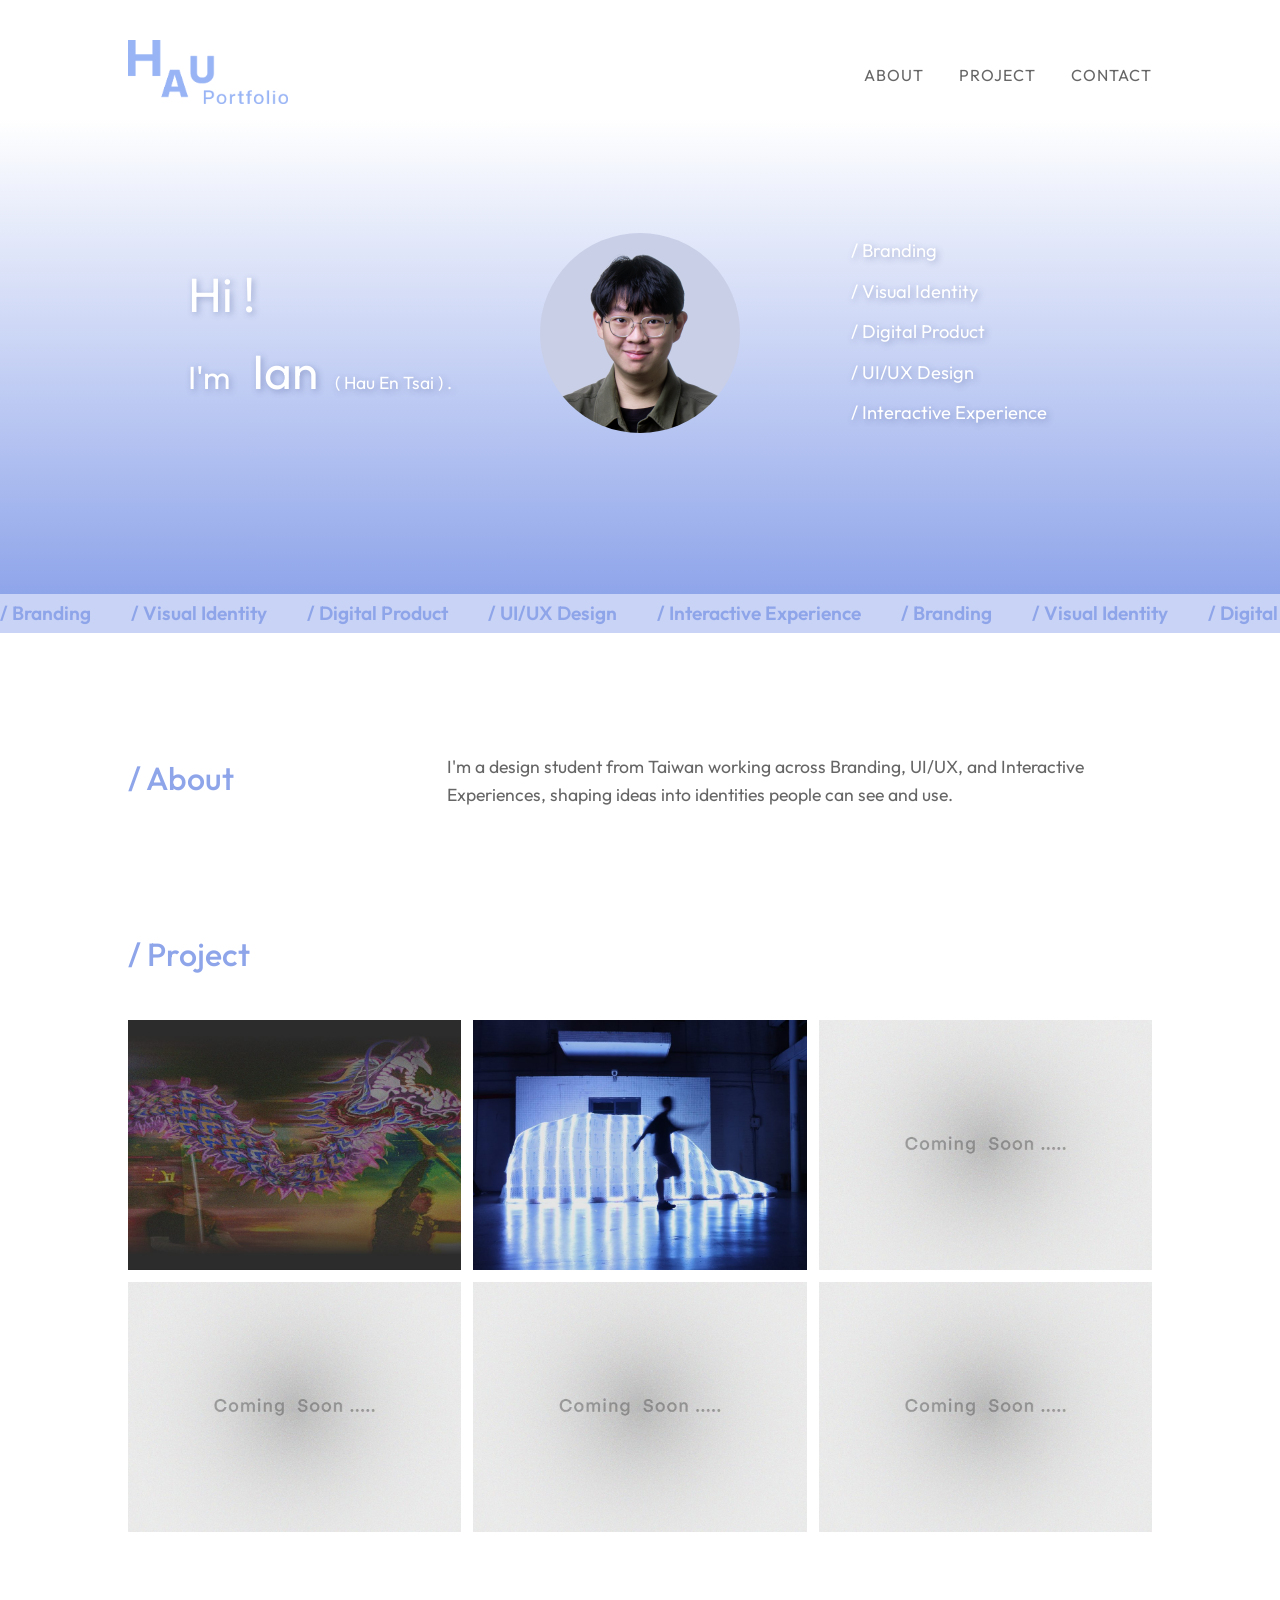
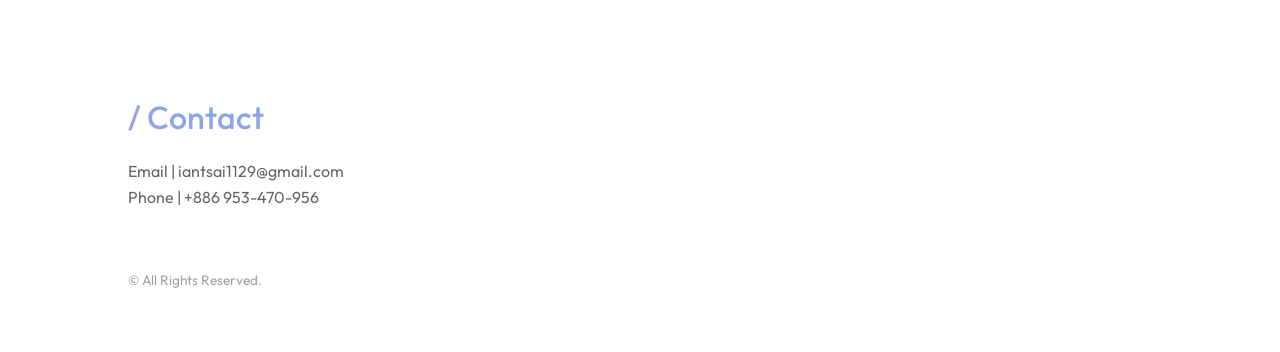
<file: index.html>
<!doctype html>
<html>

<head><!--設定頁面基本資訊+外部連結-->
<meta charset="utf-8">
<meta name="viewport" content=" width=device-width, initial-scale=1.0 ">
<title>HAU's Portfolio</title>
<link href="css/midterm.css" rel="stylesheet" type="text/css">
</head>

<body><!--瀏覽器看得見的內容-->

<!-- 漸層背景 -->
<div class="top">

    <!--header-->
    <header>
        <div class="menu">
            <!--logo-->
            <div class="logo">
                <a href="index.html">
                <img src="images/logo.png">
                </a>
            </div>
            <!--nav-->
            <nav>
                <a href="#about">ABOUT</a>
                <a href="#project">PROJECT</a>
                <a href="#contact">CONTACT</a>
            </nav>
        </div>
    </header>

    <!--hero-->
    <div class="hero">
        <!--左：文字-->
        <div class="hero-text">
            <p>Hi !</p>
            <h1>I'm <span class="name">Ian</span> <span class="fullname">( Hau En Tsai ) .</span></h1>
        </div>
        <!--中：大頭照-->
        <div class="hero-photo">
            <img src="images/profile.png">
        </div>
        <!--右：作品類別-->
        <div class="hero-tags">
            <p>/ Branding</p>
            <p>/ Visual Identity</p>
            <p>/ Digital Product</p>
            <p>/ UI/UX Design</p>
            <p>/ Interactive Experience</p>
        </div>
    </div>

</div>

<!--marquee-->
<div class="marquee">
    <div class="marquee-track">
        <div class="marquee-content">
            <span>/ Branding</span>
            <span>/ Visual Identity</span>
            <span>/ Digital Product</span>
            <span>/ UI/UX Design</span>
            <span>/ Interactive Experience</span>
            <span>/ Branding</span>
            <span>/ Visual Identity</span>
            <span>/ Digital Product</span>
            <span>/ UI/UX Design</span>
            <span>/ Interactive Experience</span>
        </div>
        <div class="marquee-content" aria-hidden="true">
            <span>/ Branding</span>
            <span>/ Visual Identity</span>
            <span>/ Digital Product</span>
            <span>/ UI/UX Design</span>
            <span>/ Interactive Experience</span>
            <span>/ Branding</span>
            <span>/ Visual Identity</span>
            <span>/ Digital Product</span>
            <span>/ UI/UX Design</span>
            <span>/ Interactive Experience</span>
        </div>
    </div>
</div>

<!--about section-->
<section id="about" class="about">
    <!--手機版才顯示大頭照-->
    <img class="about-photo" src="images/profile.png">
    <h2>/ About</h2>
    <p>I'm a design student from Taiwan working across Branding, UI/UX, and Interactive Experiences, shaping ideas into identities people can see and use.</p>
</section>

<!--project section-->
<section id="project">
    <h2>/ Project</h2>

    <!--card-->
    <div class="card">
        <a href="work1.html">
        <img src="images/work1-cover.jpg">
        <div class="card-text">
            <h3><img src="images/work1-title.png" alt="Feel the Bong"></h3>
            <p>/ Branding ． / Visual Identity</p>
        </div>
        </a>
    </div>



    <div class="card">
        <a href="#">
        <img src="images/work2-cover.jpg">
        <div class="card-text">
            <h3><img src="images/work2-title.png" alt="Muu"></h3>
            <p>/ Coming soon</p>
        </div>
        </a>
    </div>

    <div class="card">
        <a href="#">
        <img src="images/work-placeholder.jpg">
        <div class="card-text">
            <h3>Project 03</h3>
            <p>/ Coming soon</p>
        </div>
        </a>
    </div>

    <div class="card">
        <a href="#">
        <img src="images/work-placeholder.jpg">
        <div class="card-text">
            <h3>Project 04</h3>
            <p>/ Coming soon</p>
        </div>
        </a>
    </div>

    <div class="card">
        <a href="#">
        <img src="images/work-placeholder.jpg">
        <div class="card-text">
            <h3>Project 05</h3>
            <p>/ Coming soon</p>
        </div>
        </a>
    </div>

    <div class="card">
        <a href="#">
        <img src="images/work-placeholder.jpg">
        <div class="card-text">
            <h3>Project 06</h3>
            <p>/ Coming soon</p>
        </div>
        </a>
    </div>
</section>

<!--footer-->
<footer id="contact">
    <h2>/ Contact</h2>
    <p>Email | iantsai1129@gmail.com </p>
    <p>Phone | +886 953-470-956 </p>
    
    
    <p class="copyright">&copy; All Rights Reserved.</p>
</footer>

</body>
</html>
</file>
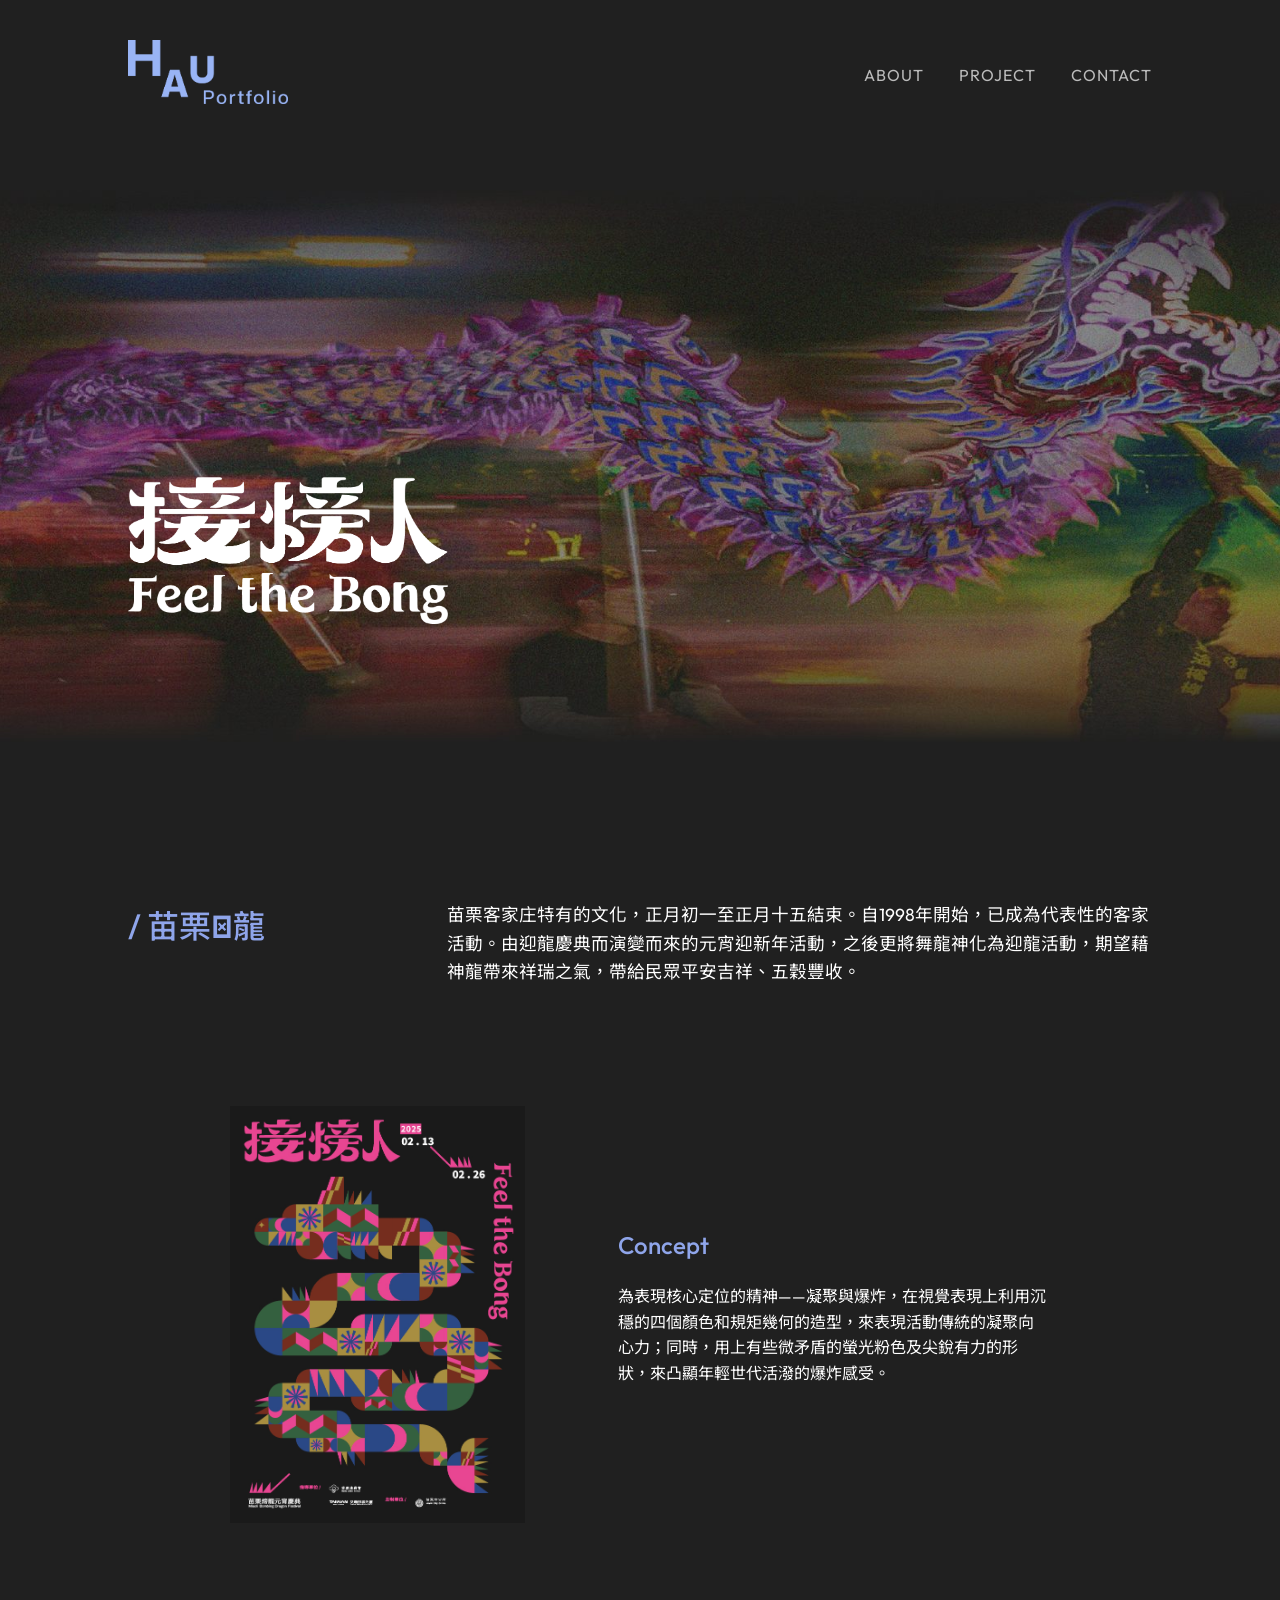
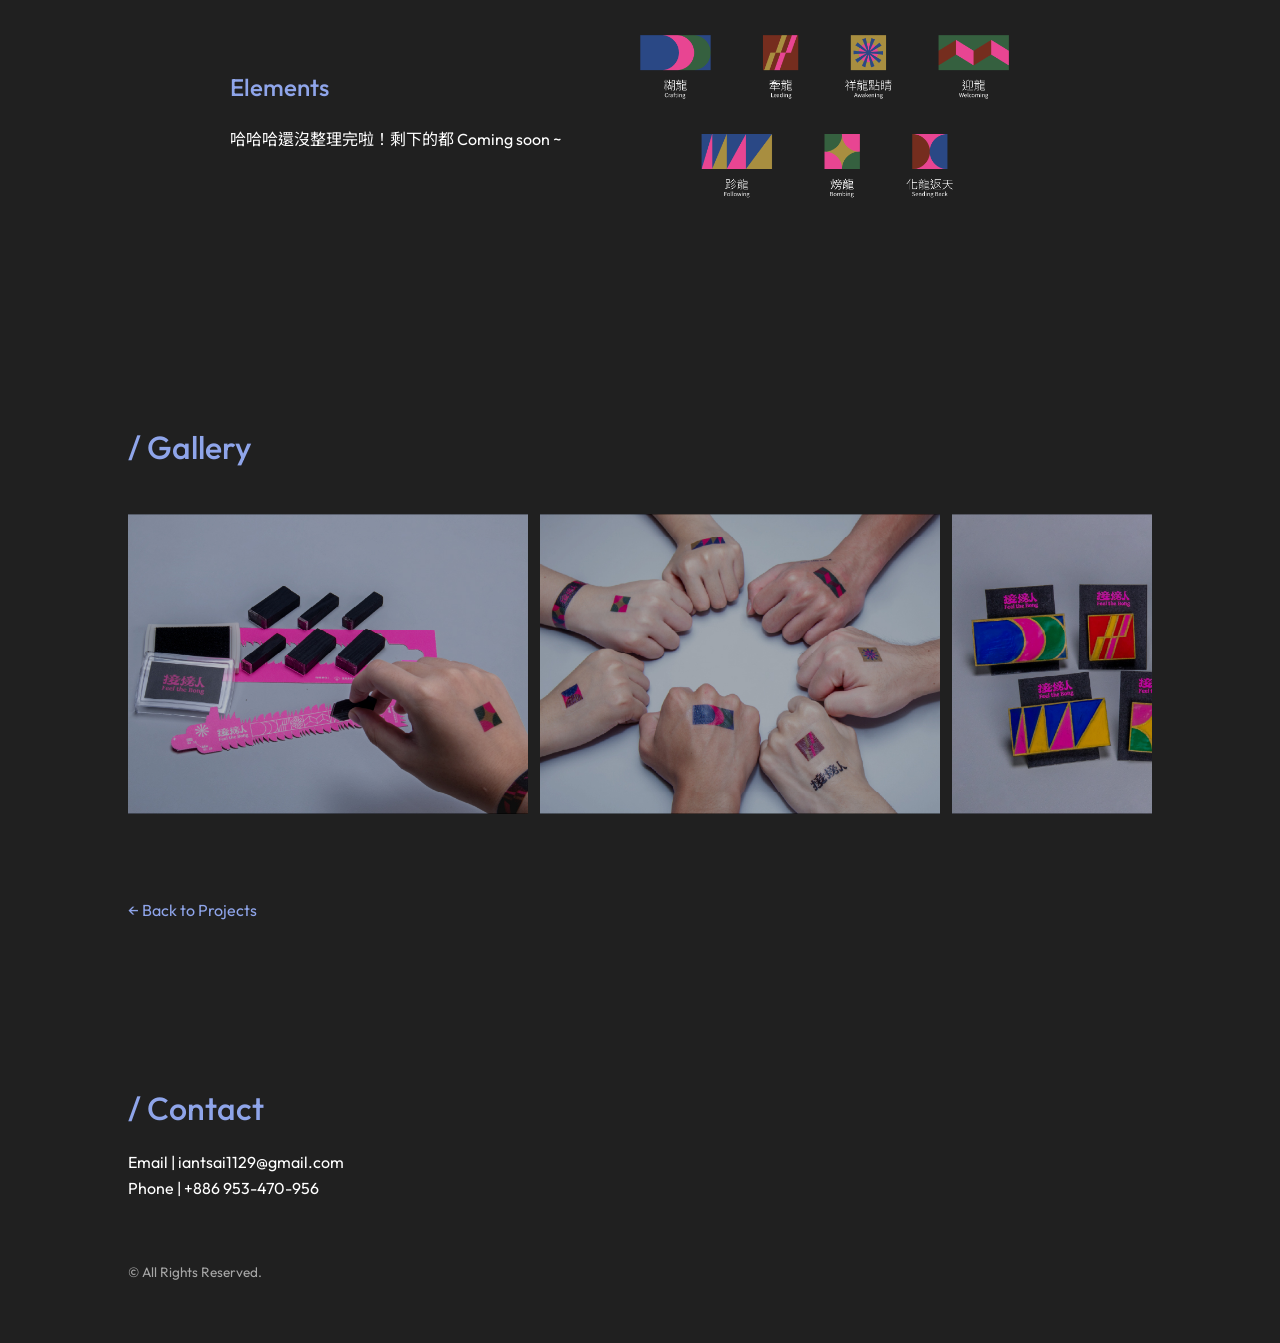
<file: work1.html>
<!doctype html>
<html>

<head><!--設定頁面基本資訊+外部連結-->
<meta charset="utf-8">
<meta name="viewport" content=" width=device-width, initial-scale=1.0 ">
<title>Feel the Bong | HAU's Portfolio</title>
<link href="css/midterm.css" rel="stylesheet" type="text/css">
</head>

<!-- class -->
<body class="work-page">

<!--header-->
<header>
    <div class="menu">
        <!--logo-->
        <div class="logo">
            <a href="index.html">
            <img src="images/logo.png">
            </a>
        </div>
        <!--nav-->
        <nav>
            <a href="index.html#about">ABOUT</a>
            <a href="index.html#project">PROJECT</a>
            <a href="#contact">CONTACT</a>
        </nav>
    </div>
</header>

<!--hero-->
<div class="work-hero">
    <img src="images/work1-hero.jpg">
    <h1><img src="images/work1-title.png" alt="Feel the Bong"></h1>

</div>

<!--about-->
<section class="about">
    <h2>/ 苗栗𪹚龍</h2>
    <p>苗栗客家庄特有的文化，正月初一至正月十五結束。自1998年開始，已成為代表性的客家活動。由迎龍慶典而演變而來的元宵迎新年活動，之後更將舞龍神化為迎龍活動，期望藉神龍帶來祥瑞之氣，帶給民眾平安吉祥、五穀豐收。</p>
</section>

<!--description section：圖文交錯（ex3 的 article）-->
<section>

    <!--article 1-->
    <article>
        <div class="a_left">
            <img src="images/work1-poster.jpg">
        </div>
        <div class="a_right">
            <h3>Concept</h3>
            <p>為表現核心定位的精神——凝聚與爆炸，在視覺表現上利用沉穩的四個顏色和規矩幾何的造型，來表現活動傳統的凝聚向心力；同時，用上有些微矛盾的螢光粉色及尖銳有力的形狀，來凸顯年輕世代活潑的爆炸感受。</p>
        </div>
    </article>

    <!--article 2-->
    <article>
        <div class="a_left">
            <img src="images/work1-elements.png">
        </div>
        <div class="a_right">
            <h3>Elements</h3>
            <p>哈哈哈還沒整理完啦！剩下的都 Coming soon ~</p>
        </div>
    </article>

</section>

<!--gallery-->
<section>
    <h2>/ Gallery</h2>

    <!--一長串照片，可以左右滑動-->
    <div class="gallery">
        <div class="photo"><img src="images/work1-photo1.jpg" alt="周邊商品照片 1"></div>
        <div class="photo"><img src="images/work1-photo2.jpg" alt="周邊商品照片 2"></div>
        <div class="photo"><img src="images/work1-photo3.jpg" alt="周邊商品照片 3"></div>
        <div class="photo"><img src="images/work1-photo4.jpg" alt="周邊商品照片 4"></div>
        <div class="photo"><img src="images/work1-photo5.jpg" alt="周邊商品照片 5"></div>
        <div class="photo"><img src="images/work1-photo6.jpg" alt="周邊商品照片 6"></div>
        <div class="photo"><img src="images/work1-photo7.jpg" alt="周邊商品照片 7"></div>
        <div class="photo"><img src="images/work1-photo8.jpg" alt="周邊商品照片 8"></div>
    </div>

    <a class="back" href="index.html#project">← Back to Projects</a>
</section>

<!--footer-->
<footer id="contact">
    <h2>/ Contact</h2>
    <p>Email | iantsai1129@gmail.com </p>
    <p>Phone | +886 953-470-956 </p>

    <p class="copyright">&copy; All Rights Reserved.</p>
</footer>

</body>
</html>
</file>
<file: css/midterm.css>
@import url('https://fonts.googleapis.com/css2?family=Outfit:wght@300;400;500;600&family=Noto+Sans+TC:wght@300;400;500;700&display=swap');


body{
    padding: 0;
    margin: 0;
    font-size: 1rem;
    line-height: 1.6;
    color: #666666;
    background: #ffffff;
    font-family: "Outfit", "Noto Sans TC", sans-serif;
}

.work-page{
    background: #202020;
    color: #ffffff;     
}

h1, h2, h3{
    font-weight: 500;
    margin: 0;
}

h2{
    color: #8fa5ea;
    font-size: 2rem;
}

p{
    margin: 0;
}

a{
    text-decoration: none;
    color: #666666;          
    display: inline-block;
}

.work-page nav a{
    color: #bbbbbb;      
}

/* 圖片寬度不會超出容器 */
img{
    max-width: 100%;
}


/*header*/
.menu{
    width: 80%;
    margin: auto;
    padding: 40px 0;
    display: flex;
    align-items: center;     /* logo 和 nav 垂直置中對齊 */
}

/*logo*/
.logo{
    flex: 0 0 160px;
}

.logo img{
    width: 100%;
    display: block;
}

/*nav*/
nav{
    flex: 1;
    text-align: right;
}

nav a{
    margin-left: 32px;
    letter-spacing: 1px;
    transition: color 0.3s;
}

nav a:hover{
    color: #8fa5ea;
}


/*漸層背景：從深灰漸變到藍紫*/
.top{
    background: linear-gradient(to bottom, #ffffff 20%, #8fa5ea 100%);
}


/*hero：三欄*/
.hero{
    width: 80%;
    margin: auto;
    padding: 80px 0 160px;
    display: flex;
    align-items: center;
}

.hero-text,
.hero-photo,
.hero-tags{
    flex: 1;                  /* 三欄平分 */
    color: #ffffff;
    text-shadow: 2px 2px 6px #46599268;
}

.hero-text{
    padding-left: 60px;     /* ← 往右移 */
}

.hero-tags{
    padding-left: 10px;     /* ← 往右移 */
}

.hero-text p{
    font-size: 3rem;
}

.hero-text h1{
    font-size: 2rem;
    font-weight: 400;
}

.hero-text .name{
    padding-left: 15px;
    font-size: 3rem;
}

.hero-text .fullname{
    padding-left: 10px;
    font-size: 1.1rem;
}

.hero-photo img{
    display: block;
    width: 200px;
    height: 200px;
    object-fit: cover;
    border-radius: 50%;
    margin: auto;
}

.hero-tags{
    padding-left: 60px;
    font-size: 1.15rem;
    line-height: 2.2;
}


/*marquee*/
.marquee{
    overflow: hidden;      
    background: #c9d3f5;
    color: #8fa5ea;
    font-weight: 600;
    font-size: 1.2rem;
    padding: 4px 0;
}

.marquee-track{
    display: flex;
    width: max-content;  
    animation: marquee 25s linear infinite;
}

.marquee-content{
    flex-shrink: 0;
    display: flex;
}

.marquee-content span{
    padding-right: 40px;
    white-space: nowrap;      /* 不換行 */
}


@keyframes marquee{
    from { transform: translateX(0); }
    to   { transform: translateX(-50%); }
}


/*section*/
section{
    width: 80%;
    margin: auto;
    margin-top: 120px;
    display: flex;
    flex-wrap: wrap;
    gap: 12px;
}

section h2{
    flex: 0 0 100%;    
    margin-bottom: 28px;
}


/*about*/
.about{
    flex-wrap: nowrap;
}

.about h2{
    flex: 0 0 30%;
    margin-bottom: 0;
}

.about p{
    flex: 1;
    font-size: 1.1rem;
}

/* 手機版才出現的大頭照，電腦版先藏起來 */
.about-photo{
    display: none;
}


/*card*/
.card{
    flex: 0 0 calc((100% - 12px * 2) / 3);   /* 扣掉 2 個間距再分 3 份 */
    position: relative;  
    overflow: hidden;
}

.card a{
    display: block;
}

/* a > img：只選 a 底下「直接的」img，也就是封面；標準字在 .card-text 裡，不會被選到 */
.card a > img{
    display: block;
    width: 100%;
    height: 250px;            /* 封面（縮圖框）的高度 */
    object-fit: cover;
    transition: transform 0.5s;
}

/* 作品名稱 */
.card-text{
    position: absolute;
    left: 0;
    bottom: 0;
    width: 100%;
    box-sizing: border-box;
    padding: 20px;
    background: linear-gradient(to top, rgba(0, 0, 0, 0.8), rgba(0, 0, 0, 0));
    opacity: 0;
    transition: opacity 0.4s;
}

.card-text h3{
    color: #ffffff;
    height: 50px;             /* 每張卡片的標題框一樣高 */
    display: flex;
    align-items: center;      /* 標準字在框裡垂直置中 */
    margin-bottom: 8px;
}

.card-text p{
    font-size: 0.85rem;
    color: #c9d3f5;
}


/* 卡片上的標準字 */
.card-text h3 img{
    display: block;
    width: 35%;               /* 標準字的大小 */
}

.card:hover a > img{
    transform: scale(1.05);   /* 圖片微微放大 */
}

.card:hover .card-text{
    opacity: 1;
}


/*footer*/
footer{
    width: 80%;
    margin: auto;
    margin-top: 160px;
    padding-bottom: 60px;
}

footer h2{
    margin-bottom: 16px;
}

.copyright{
    margin-top: 60px;
    font-size: 0.85rem;
    opacity: 0.6;
}


/* ===== 內頁 work1.html ===== */

/*work-hero*/
.work-hero{
    position: relative;
    width: 100%;
    height: 70vh;
    color: #ffffff;
}

/* > img：只選 work-hero「直接的」img，也就是背景大圖；標準字在 h1 裡，不會被選到 */
.work-hero > img{
    display: block;
    width: 100%;
    height: 100%;
    object-fit: cover;
}


.work-hero h1{
    position: absolute;
    bottom: 25%;
    left: 10%;
    width: 25%;               /* 標準字的寬度 */
}

.work-hero h1 img{
    display: block;
    width: 100%;
}



/*article*/
article{
    flex: 0 0 100%;
    display: flex;
    align-items: center;
    gap: 60px;
    margin-bottom: 100px;
    padding: 0 10%;           /* 左右各留 10% 的空白 */
    box-sizing: border-box;   
}

/* 偶數個 article 左右對調 */
article:nth-of-type(2n){
    flex-direction: row-reverse;
}

.a_left{
    flex: 0 0 40%;
}

.a_left img{
    display: block;
    width: 90%;
}

/* 只有第二個 article：圖片欄位加寬 */
article:nth-of-type(2) .a_left{
    flex: 0 0 50%;            /* 其他是 40% */
}


.a_right{
    flex: 1;
}

.a_right h3{
    font-size: 1.5rem;
    margin-bottom: 20px;
    color: #8fa5ea;
}

.a_right p{
    margin-bottom: 16px;
}

/*gallery：可以左右滑動的照片列*/
.gallery{
    flex: 0 0 100%;           /* 自己佔一整行 */
    display: flex;            /* 照片橫排（預設不換行） */
    gap: 12px;
    overflow-x: auto;         /* 超出寬度的部分可以左右捲動 */
    scroll-snap-type: x mandatory;   /* 滑動停下來時，自動對齊到某一張照片 */
    padding-bottom: 12px;     /* 給捲軸一點空間 */

    /* 捲軸樣式：細的、深色（第一個是拖拉的那條，第二個是底軌） */
    scrollbar-width: thin;
    scrollbar-color: #555555 transparent;
}

.photo{
    flex: 0 0 400px;          /* 每張固定 400px 寬，不縮小 */
    scroll-snap-align: start; /* 對齊時以照片的左邊為準 */
}

.photo img{
    display: block;
    width: 100%;
    height: 300px;
    object-fit: cover;
}

/*回到作品列表*/
.back{
    margin-top: 60px;
    color: #8fa5ea;
}

.back:hover{
    text-decoration: underline;
}


/*for mobile*/
@media only screen and (max-width: 768px) {

/*header*/
.menu{
    width: 85%;
    padding: 24px 0;
    flex-direction: column;
}

.logo{
    flex: 0 0 auto;
    width: 120px;
}

nav{         
    text-align: center;
    margin-top: 16px;
}

nav a{
    margin: 0 12px;
    font-size: 0.8rem;
}

/*hero：只留文字*/

.hero{
    width: 100%;
    padding: 80px 0 60px;
}

.hero-photo,
.hero-tags{
    display: none;
}




/*section、footer 變寬一點，手機畫面才不會太擠*/
section,
footer{
    width: 85%;
    margin-top: 80px;
}

/*about：改成上下排*/
.about{
    flex-direction: column;
}

.about h2{
    margin-bottom: 16px;
}

.about-photo{
    display: block;           /* 手機版顯示大頭照 */
    width: 180px;
    height: 180px;
    object-fit: cover;
    border-radius: 50%;
    margin: 0 auto 40px;
}

/*card：每排 1 個*/
.card{
    flex: 0 0 100%;
}

.card a > img{
    height: 200px;
}

.card-text{
    opacity: 1;               /* 手機沒有滑鼠 hover，直接顯示作品名稱 */
}

/*work-hero*/
.work-hero{
    height: 40vh;
}

.work-hero > img{
    object-position: 90% center;   /* 橫向 70%、縱向置中 */
}

.work-hero h1{
    bottom: 30%;
    left: 50%;
    width: 50%;
    transform: translateX(-50%);   /* 往左拉回自己寬度的一半 */
}



/*article：改成上下排（奇數、偶數都一樣）*/
article,
article:nth-of-type(2n){
    flex-direction: column;
    gap: 32px;
    margin-bottom: 60px;
    padding: 0;               /* 手機版不留空白 */
}

.a_left{
    flex: 0 0 auto;
    width: 80%;
}

/* 手機版第二個 article：圖片欄位滿寬 */
article:nth-of-type(2) .a_left{
    flex: 0 0 auto;
    width: 100%;
}

/*photo*/
.photo{
    flex: 0 0 80%;
}

.photo img{
    height: 240px;
}

}
</file>
